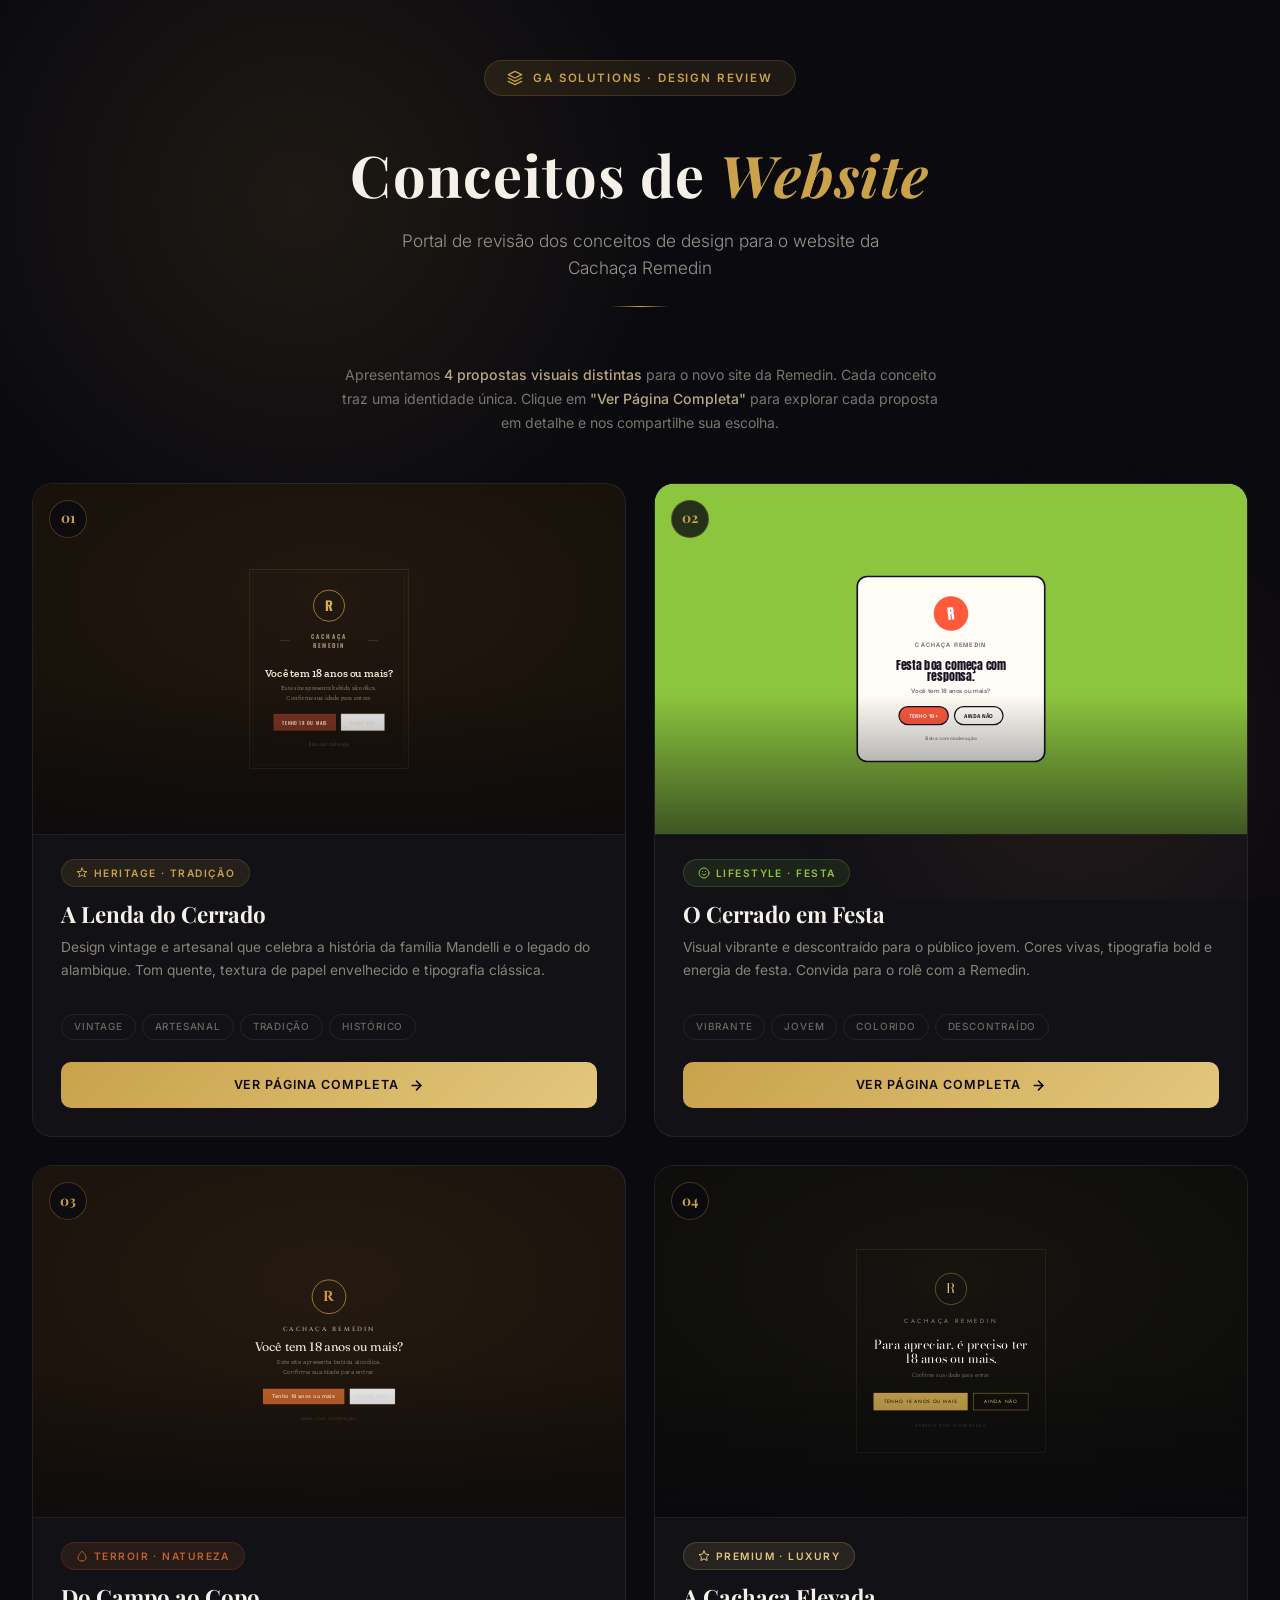
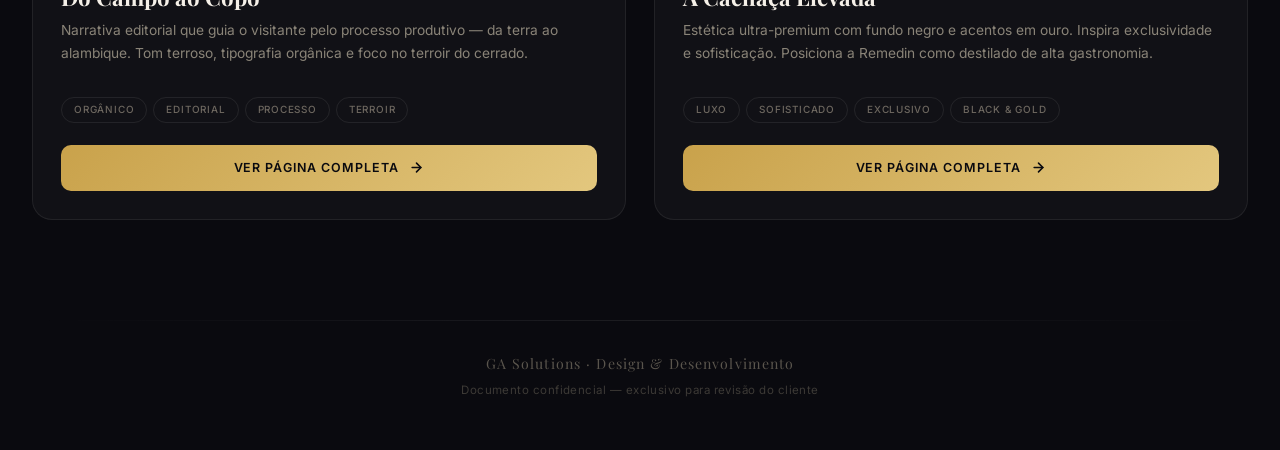
<file: index.html>
<!DOCTYPE html>
<html lang="pt-BR">
<head>
<meta charset="UTF-8">
<meta name="viewport" content="width=device-width, initial-scale=1.0">
<title>Remedin · Conceitos de Website — Portal de Revisão</title>
<meta name="description" content="Portal de revisão dos conceitos de design para o website da Cachaça Remedin. Explore e compare 4 propostas visuais distintas.">
<link rel="preconnect" href="https://fonts.googleapis.com">
<link rel="preconnect" href="https://fonts.gstatic.com" crossorigin>
<link href="https://fonts.googleapis.com/css2?family=Inter:wght@300;400;500;600;700&family=Playfair+Display:ital,wght@0,500;0,700;1,500&display=swap" rel="stylesheet">
<style>
  /* ===== RESET & BASE ===== */
  *, *::before, *::after { box-sizing: border-box; margin: 0; padding: 0; }
  html { scroll-behavior: smooth; }
  @media (prefers-reduced-motion: reduce) { html { scroll-behavior: auto; } }

  body {
    font-family: 'Inter', system-ui, -apple-system, sans-serif;
    background: #0a0a0f;
    color: #e8e4df;
    line-height: 1.6;
    min-height: 100vh;
    overflow-x: hidden;
    -webkit-font-smoothing: antialiased;
  }

  /* ===== ANIMATED BACKGROUND ===== */
  .bg-glow {
    position: fixed;
    inset: 0;
    z-index: 0;
    pointer-events: none;
    overflow: hidden;
  }
  .bg-glow::before {
    content: '';
    position: absolute;
    width: 800px;
    height: 800px;
    top: -200px;
    left: -100px;
    background: radial-gradient(circle, rgba(182,138,60,.12) 0%, transparent 70%);
    animation: float1 18s ease-in-out infinite;
  }
  .bg-glow::after {
    content: '';
    position: absolute;
    width: 600px;
    height: 600px;
    bottom: -150px;
    right: -100px;
    background: radial-gradient(circle, rgba(192,97,42,.10) 0%, transparent 70%);
    animation: float2 22s ease-in-out infinite;
  }
  @keyframes float1 {
    0%, 100% { transform: translate(0, 0) scale(1); }
    33% { transform: translate(80px, 60px) scale(1.1); }
    66% { transform: translate(-40px, 100px) scale(0.95); }
  }
  @keyframes float2 {
    0%, 100% { transform: translate(0, 0) scale(1); }
    50% { transform: translate(-60px, -80px) scale(1.12); }
  }

  /* ===== WRAPPER ===== */
  .page-wrap {
    position: relative;
    z-index: 1;
    max-width: 1280px;
    margin: 0 auto;
    padding: 0 32px;
  }

  /* ===== HEADER ===== */
  .header {
    padding: 60px 0 20px;
    text-align: center;
  }
  .header-badge {
    display: inline-flex;
    align-items: center;
    gap: 10px;
    background: rgba(182,138,60,.12);
    border: 1px solid rgba(182,138,60,.22);
    border-radius: 40px;
    padding: 8px 22px;
    margin-bottom: 32px;
    animation: fadeInDown .8s ease;
  }
  .header-badge svg {
    width: 16px;
    height: 16px;
    fill: none;
    stroke: #c9a24b;
    stroke-width: 2;
    stroke-linecap: round;
    stroke-linejoin: round;
  }
  .header-badge span {
    font-size: .72rem;
    font-weight: 600;
    letter-spacing: .16em;
    text-transform: uppercase;
    color: #c9a24b;
  }
  .header-logo {
    font-family: 'Playfair Display', Georgia, serif;
    font-size: clamp(2.2rem, 5vw, 3.6rem);
    font-weight: 700;
    color: #f5f0e8;
    letter-spacing: .02em;
    margin-bottom: 6px;
    animation: fadeInDown .8s ease .1s both;
  }
  .header-logo em {
    font-style: italic;
    color: #c9a24b;
  }
  .header-sub {
    font-size: clamp(.92rem, 1.5vw, 1.08rem);
    color: #9a948a;
    max-width: 540px;
    margin: 0 auto 14px;
    font-weight: 300;
    animation: fadeInDown .8s ease .2s both;
  }
  .header-divider {
    width: 60px;
    height: 1px;
    background: linear-gradient(90deg, transparent, #c9a24b, transparent);
    margin: 24px auto 0;
    animation: fadeInDown .8s ease .3s both;
  }

  /* ===== INSTRUCTIONS ===== */
  .instructions {
    text-align: center;
    padding: 36px 0 48px;
    animation: fadeInUp .8s ease .4s both;
  }
  .instructions p {
    font-size: .88rem;
    color: #7a756c;
    max-width: 600px;
    margin: 0 auto;
    line-height: 1.7;
  }
  .instructions strong {
    color: #b8a882;
    font-weight: 500;
  }

  /* ===== GRID ===== */
  .concepts-grid {
    display: grid;
    grid-template-columns: repeat(2, 1fr);
    gap: 28px;
    padding-bottom: 100px;
  }

  /* ===== CARD ===== */
  .concept-card {
    position: relative;
    background: rgba(255,255,255,.03);
    border: 1px solid rgba(255,255,255,.07);
    border-radius: 20px;
    overflow: hidden;
    transition: transform .5s cubic-bezier(.19,1,.22,1), box-shadow .5s ease, border-color .4s ease;
    animation: fadeInUp .7s ease both;
  }
  .concept-card:nth-child(1) { animation-delay: .3s; }
  .concept-card:nth-child(2) { animation-delay: .4s; }
  .concept-card:nth-child(3) { animation-delay: .5s; }
  .concept-card:nth-child(4) { animation-delay: .6s; }

  .concept-card:hover {
    transform: translateY(-6px);
    border-color: rgba(182,138,60,.3);
    box-shadow: 0 30px 60px -20px rgba(0,0,0,.6), 0 0 40px -10px rgba(182,138,60,.08);
  }

  /* Concept Number Badge */
  .concept-number {
    position: absolute;
    top: 16px;
    left: 16px;
    z-index: 5;
    width: 38px;
    height: 38px;
    display: flex;
    align-items: center;
    justify-content: center;
    background: rgba(10,10,15,.8);
    backdrop-filter: blur(12px);
    border: 1px solid rgba(182,138,60,.35);
    border-radius: 50%;
    font-family: 'Playfair Display', serif;
    font-size: .88rem;
    font-weight: 700;
    color: #c9a24b;
  }

  /* Preview Container */
  .preview-container {
    position: relative;
    width: 100%;
    aspect-ratio: 16 / 9.5;
    overflow: hidden;
    background: #111114;
    border-bottom: 1px solid rgba(255,255,255,.06);
  }
  .preview-container::after {
    content: '';
    position: absolute;
    inset: 0;
    background: linear-gradient(180deg, transparent 60%, rgba(10,10,15,.6) 100%);
    pointer-events: none;
    z-index: 2;
  }
  .preview-iframe {
    position: absolute;
    top: 0;
    left: 0;
    width: 1440px;
    height: 900px;
    border: 0;
    transform-origin: 0 0;
    pointer-events: none;
  }

  /* Hover overlay */
  .preview-overlay {
    position: absolute;
    inset: 0;
    z-index: 3;
    display: flex;
    align-items: center;
    justify-content: center;
    background: rgba(10,10,15,.55);
    backdrop-filter: blur(2px);
    opacity: 0;
    transition: opacity .4s ease;
  }
  .concept-card:hover .preview-overlay {
    opacity: 1;
  }
  .preview-overlay-text {
    display: flex;
    align-items: center;
    gap: 8px;
    font-size: .78rem;
    font-weight: 500;
    letter-spacing: .1em;
    text-transform: uppercase;
    color: #c9a24b;
    border: 1px solid rgba(182,138,60,.5);
    border-radius: 30px;
    padding: 10px 24px;
    background: rgba(10,10,15,.6);
    backdrop-filter: blur(8px);
    transition: background .3s ease, border-color .3s ease;
  }
  .concept-card:hover .preview-overlay-text {
    background: rgba(182,138,60,.15);
    border-color: rgba(182,138,60,.7);
  }
  .preview-overlay-text svg {
    width: 14px;
    height: 14px;
    fill: none;
    stroke: currentColor;
    stroke-width: 2;
    stroke-linecap: round;
    stroke-linejoin: round;
  }

  /* Card Body */
  .card-body {
    padding: 24px 28px 28px;
  }

  /* Style Tag */
  .style-tag {
    display: inline-flex;
    align-items: center;
    gap: 6px;
    font-size: .64rem;
    font-weight: 600;
    letter-spacing: .14em;
    text-transform: uppercase;
    padding: 5px 14px;
    border-radius: 20px;
    margin-bottom: 14px;
  }
  .style-tag svg {
    width: 12px;
    height: 12px;
    fill: none;
    stroke: currentColor;
    stroke-width: 2;
    stroke-linecap: round;
    stroke-linejoin: round;
  }

  /* Tag Color Variants */
  .tag-heritage {
    color: #c9a24b;
    background: rgba(182,138,60,.12);
    border: 1px solid rgba(182,138,60,.2);
  }
  .tag-lifestyle {
    color: #8cc63f;
    background: rgba(140,198,63,.10);
    border: 1px solid rgba(140,198,63,.2);
  }
  .tag-terroir {
    color: #c0612a;
    background: rgba(192,97,42,.12);
    border: 1px solid rgba(192,97,42,.2);
  }
  .tag-premium {
    color: #e3c77e;
    background: rgba(227,199,126,.10);
    border: 1px solid rgba(227,199,126,.2);
  }

  .card-title {
    font-family: 'Playfair Display', Georgia, serif;
    font-size: 1.4rem;
    font-weight: 700;
    color: #f5f0e8;
    margin-bottom: 8px;
    line-height: 1.2;
  }
  .card-desc {
    font-size: .86rem;
    color: #8a8478;
    margin-bottom: 22px;
    line-height: 1.65;
    min-height: 56px;
  }
  .card-keywords {
    display: flex;
    flex-wrap: wrap;
    gap: 6px;
    margin-bottom: 22px;
  }
  .keyword {
    font-size: .62rem;
    font-weight: 500;
    letter-spacing: .08em;
    text-transform: uppercase;
    color: #6e6860;
    border: 1px solid rgba(255,255,255,.08);
    border-radius: 14px;
    padding: 4px 12px;
  }

  /* CTA Button */
  .cta-btn {
    display: inline-flex;
    align-items: center;
    gap: 10px;
    font-family: 'Inter', sans-serif;
    font-size: .78rem;
    font-weight: 600;
    letter-spacing: .08em;
    text-transform: uppercase;
    text-decoration: none;
    color: #0a0a0f;
    background: linear-gradient(135deg, #c9a24b, #e3c77e);
    padding: 13px 28px;
    border-radius: 10px;
    transition: transform .3s ease, box-shadow .3s ease, letter-spacing .3s ease;
    width: 100%;
    justify-content: center;
  }
  .cta-btn:hover {
    transform: translateY(-2px);
    box-shadow: 0 8px 24px -6px rgba(182,138,60,.4);
    letter-spacing: .12em;
  }
  .cta-btn svg {
    width: 15px;
    height: 15px;
    fill: none;
    stroke: currentColor;
    stroke-width: 2.5;
    stroke-linecap: round;
    stroke-linejoin: round;
    transition: transform .3s ease;
  }
  .cta-btn:hover svg {
    transform: translateX(3px);
  }

  /* ===== FOOTER ===== */
  .portal-footer {
    text-align: center;
    padding: 0 0 48px;
    animation: fadeInUp .8s ease .7s both;
  }
  .footer-divider {
    width: 100%;
    height: 1px;
    background: linear-gradient(90deg, transparent, rgba(255,255,255,.08), transparent);
    margin-bottom: 32px;
  }
  .footer-brand {
    font-family: 'Playfair Display', serif;
    font-size: .88rem;
    color: #5a554d;
    letter-spacing: .08em;
    margin-bottom: 6px;
  }
  .footer-note {
    font-size: .72rem;
    color: #3d3a36;
    letter-spacing: .04em;
  }

  /* ===== ANIMATIONS ===== */
  @keyframes fadeInDown {
    from { opacity: 0; transform: translateY(-20px); }
    to   { opacity: 1; transform: none; }
  }
  @keyframes fadeInUp {
    from { opacity: 0; transform: translateY(24px); }
    to   { opacity: 1; transform: none; }
  }

  /* ===== RESPONSIVE ===== */
  @media (max-width: 900px) {
    .concepts-grid {
      grid-template-columns: 1fr;
      gap: 24px;
    }
    .page-wrap {
      padding: 0 20px;
    }
    .header {
      padding: 40px 0 14px;
    }
    .instructions {
      padding: 24px 0 36px;
    }
  }
  @media (max-width: 560px) {
    .card-body {
      padding: 20px 22px 24px;
    }
    .header-logo {
      font-size: 1.8rem;
    }
  }

  @media (prefers-reduced-motion: reduce) {
    .concept-card, .header-badge, .header-logo, .header-sub,
    .header-divider, .instructions, .portal-footer {
      animation: none !important;
      opacity: 1;
      transform: none;
    }
    .concept-card:hover { transform: none; }
    .bg-glow::before, .bg-glow::after { animation: none; }
  }
</style>
</head>
<body>

<!-- Animated background -->
<div class="bg-glow" aria-hidden="true"></div>

<div class="page-wrap">

  <!-- ===== HEADER ===== -->
  <header class="header" id="portal-header">
    <div class="header-badge">
      <svg viewBox="0 0 24 24"><path d="M12 2L2 7l10 5 10-5-10-5z"/><path d="M2 17l10 5 10-5"/><path d="M2 12l10 5 10-5"/></svg>
      <span>GA Solutions · Design Review</span>
    </div>
    <h1 class="header-logo">Conceitos de <em>Website</em></h1>
    <p class="header-sub">Portal de revisão dos conceitos de design para o website da Cachaça Remedin</p>
    <div class="header-divider"></div>
  </header>

  <!-- ===== INSTRUCTIONS ===== -->
  <section class="instructions">
    <p>Apresentamos <strong>4 propostas visuais distintas</strong> para o novo site da Remedin. Cada conceito traz uma identidade única. Clique em <strong>"Ver Página Completa"</strong> para explorar cada proposta em detalhe e nos compartilhe sua escolha.</p>
  </section>

  <!-- ===== GRID ===== -->
  <section class="concepts-grid" id="concepts-grid">

    <!-- CONCEPT 1 – Heritage -->
    <article class="concept-card" id="concept-1">
      <div class="concept-number">01</div>
      <div class="preview-container">
        <iframe src="remedin-v1-heritage.html" class="preview-iframe" loading="lazy" tabindex="-1" title="Preview do Conceito 1 — Heritage" sandbox="allow-same-origin"></iframe>
        <a href="remedin-v1-heritage.html" class="preview-overlay" aria-label="Abrir Conceito 1 em tela cheia">
          <span class="preview-overlay-text">
            <svg viewBox="0 0 24 24"><polyline points="15 3 21 3 21 9"/><line x1="10" y1="14" x2="21" y2="3"/></svg>
            Pré-visualizar
          </span>
        </a>
      </div>
      <div class="card-body">
        <div class="style-tag tag-heritage">
          <svg viewBox="0 0 24 24"><path d="M12 2l3 7h7l-5.5 4 2 7L12 16l-6.5 4 2-7L2 9h7z"/></svg>
          Heritage · Tradição
        </div>
        <h2 class="card-title">A Lenda do Cerrado</h2>
        <p class="card-desc">Design vintage e artesanal que celebra a história da família Mandelli e o legado do alambique. Tom quente, textura de papel envelhecido e tipografia clássica.</p>
        <div class="card-keywords">
          <span class="keyword">Vintage</span>
          <span class="keyword">Artesanal</span>
          <span class="keyword">Tradição</span>
          <span class="keyword">Histórico</span>
        </div>
        <a href="remedin-v1-heritage.html" class="cta-btn" id="cta-concept-1">
          Ver Página Completa
          <svg viewBox="0 0 24 24"><line x1="5" y1="12" x2="19" y2="12"/><polyline points="12 5 19 12 12 19"/></svg>
        </a>
      </div>
    </article>

    <!-- CONCEPT 2 – Lifestyle -->
    <article class="concept-card" id="concept-2">
      <div class="concept-number">02</div>
      <div class="preview-container">
        <iframe src="remedin-v2-lifestyle.html" class="preview-iframe" loading="lazy" tabindex="-1" title="Preview do Conceito 2 — Lifestyle" sandbox="allow-same-origin"></iframe>
        <a href="remedin-v2-lifestyle.html" class="preview-overlay" aria-label="Abrir Conceito 2 em tela cheia">
          <span class="preview-overlay-text">
            <svg viewBox="0 0 24 24"><polyline points="15 3 21 3 21 9"/><line x1="10" y1="14" x2="21" y2="3"/></svg>
            Pré-visualizar
          </span>
        </a>
      </div>
      <div class="card-body">
        <div class="style-tag tag-lifestyle">
          <svg viewBox="0 0 24 24"><circle cx="12" cy="12" r="10"/><path d="M8 14s1.5 2 4 2 4-2 4-2"/><line x1="9" y1="9" x2="9.01" y2="9"/><line x1="15" y1="9" x2="15.01" y2="9"/></svg>
          Lifestyle · Festa
        </div>
        <h2 class="card-title">O Cerrado em Festa</h2>
        <p class="card-desc">Visual vibrante e descontraído para o público jovem. Cores vivas, tipografia bold e energia de festa. Convida para o rolê com a Remedin.</p>
        <div class="card-keywords">
          <span class="keyword">Vibrante</span>
          <span class="keyword">Jovem</span>
          <span class="keyword">Colorido</span>
          <span class="keyword">Descontraído</span>
        </div>
        <a href="remedin-v2-lifestyle.html" class="cta-btn" id="cta-concept-2">
          Ver Página Completa
          <svg viewBox="0 0 24 24"><line x1="5" y1="12" x2="19" y2="12"/><polyline points="12 5 19 12 12 19"/></svg>
        </a>
      </div>
    </article>

    <!-- CONCEPT 3 – Terroir -->
    <article class="concept-card" id="concept-3">
      <div class="concept-number">03</div>
      <div class="preview-container">
        <iframe src="remedin-v3-terroir.html" class="preview-iframe" loading="lazy" tabindex="-1" title="Preview do Conceito 3 — Terroir" sandbox="allow-same-origin"></iframe>
        <a href="remedin-v3-terroir.html" class="preview-overlay" aria-label="Abrir Conceito 3 em tela cheia">
          <span class="preview-overlay-text">
            <svg viewBox="0 0 24 24"><polyline points="15 3 21 3 21 9"/><line x1="10" y1="14" x2="21" y2="3"/></svg>
            Pré-visualizar
          </span>
        </a>
      </div>
      <div class="card-body">
        <div class="style-tag tag-terroir">
          <svg viewBox="0 0 24 24"><path d="M12 22c-4 0-8-2-8-6 0-6 8-14 8-14s8 8 8 14c0 4-4 6-8 6z"/></svg>
          Terroir · Natureza
        </div>
        <h2 class="card-title">Do Campo ao Copo</h2>
        <p class="card-desc">Narrativa editorial que guia o visitante pelo processo produtivo — da terra ao alambique. Tom terroso, tipografia orgânica e foco no terroir do cerrado.</p>
        <div class="card-keywords">
          <span class="keyword">Orgânico</span>
          <span class="keyword">Editorial</span>
          <span class="keyword">Processo</span>
          <span class="keyword">Terroir</span>
        </div>
        <a href="remedin-v3-terroir.html" class="cta-btn" id="cta-concept-3">
          Ver Página Completa
          <svg viewBox="0 0 24 24"><line x1="5" y1="12" x2="19" y2="12"/><polyline points="12 5 19 12 12 19"/></svg>
        </a>
      </div>
    </article>

    <!-- CONCEPT 4 – Premium -->
    <article class="concept-card" id="concept-4">
      <div class="concept-number">04</div>
      <div class="preview-container">
        <iframe src="remedin-v4-premium.html" class="preview-iframe" loading="lazy" tabindex="-1" title="Preview do Conceito 4 — Premium" sandbox="allow-same-origin"></iframe>
        <a href="remedin-v4-premium.html" class="preview-overlay" aria-label="Abrir Conceito 4 em tela cheia">
          <span class="preview-overlay-text">
            <svg viewBox="0 0 24 24"><polyline points="15 3 21 3 21 9"/><line x1="10" y1="14" x2="21" y2="3"/></svg>
            Pré-visualizar
          </span>
        </a>
      </div>
      <div class="card-body">
        <div class="style-tag tag-premium">
          <svg viewBox="0 0 24 24"><polygon points="12 2 15.09 8.26 22 9.27 17 14.14 18.18 21.02 12 17.77 5.82 21.02 7 14.14 2 9.27 8.91 8.26 12 2"/></svg>
          Premium · Luxury
        </div>
        <h2 class="card-title">A Cachaça Elevada</h2>
        <p class="card-desc">Estética ultra-premium com fundo negro e acentos em ouro. Inspira exclusividade e sofisticação. Posiciona a Remedin como destilado de alta gastronomia.</p>
        <div class="card-keywords">
          <span class="keyword">Luxo</span>
          <span class="keyword">Sofisticado</span>
          <span class="keyword">Exclusivo</span>
          <span class="keyword">Black & Gold</span>
        </div>
        <a href="remedin-v4-premium.html" class="cta-btn" id="cta-concept-4">
          Ver Página Completa
          <svg viewBox="0 0 24 24"><line x1="5" y1="12" x2="19" y2="12"/><polyline points="12 5 19 12 12 19"/></svg>
        </a>
      </div>
    </article>

  </section>

  <!-- ===== FOOTER ===== -->
  <footer class="portal-footer">
    <div class="footer-divider"></div>
    <p class="footer-brand">GA Solutions · Design & Desenvolvimento</p>
    <p class="footer-note">Documento confidencial — exclusivo para revisão do cliente</p>
  </footer>

</div>

<script>
  // Scale iframes to fit preview containers
  function scaleIframes() {
    document.querySelectorAll('.preview-container').forEach(container => {
      const iframe = container.querySelector('.preview-iframe');
      if (!iframe) return;
      const containerWidth = container.offsetWidth;
      const scale = containerWidth / 1440;
      iframe.style.transform = `scale(${scale})`;
    });
  }

  window.addEventListener('load', scaleIframes);
  window.addEventListener('resize', scaleIframes);

  // Intersection Observer for reveal animation
  if ('IntersectionObserver' in window) {
    const observer = new IntersectionObserver((entries) => {
      entries.forEach(entry => {
        if (entry.isIntersecting) {
          entry.target.style.opacity = '1';
          entry.target.style.transform = 'none';
        }
      });
    }, { threshold: 0.1 });

    document.querySelectorAll('.concept-card').forEach(card => {
      observer.observe(card);
    });
  }
</script>
</body>
</html>
</file>
